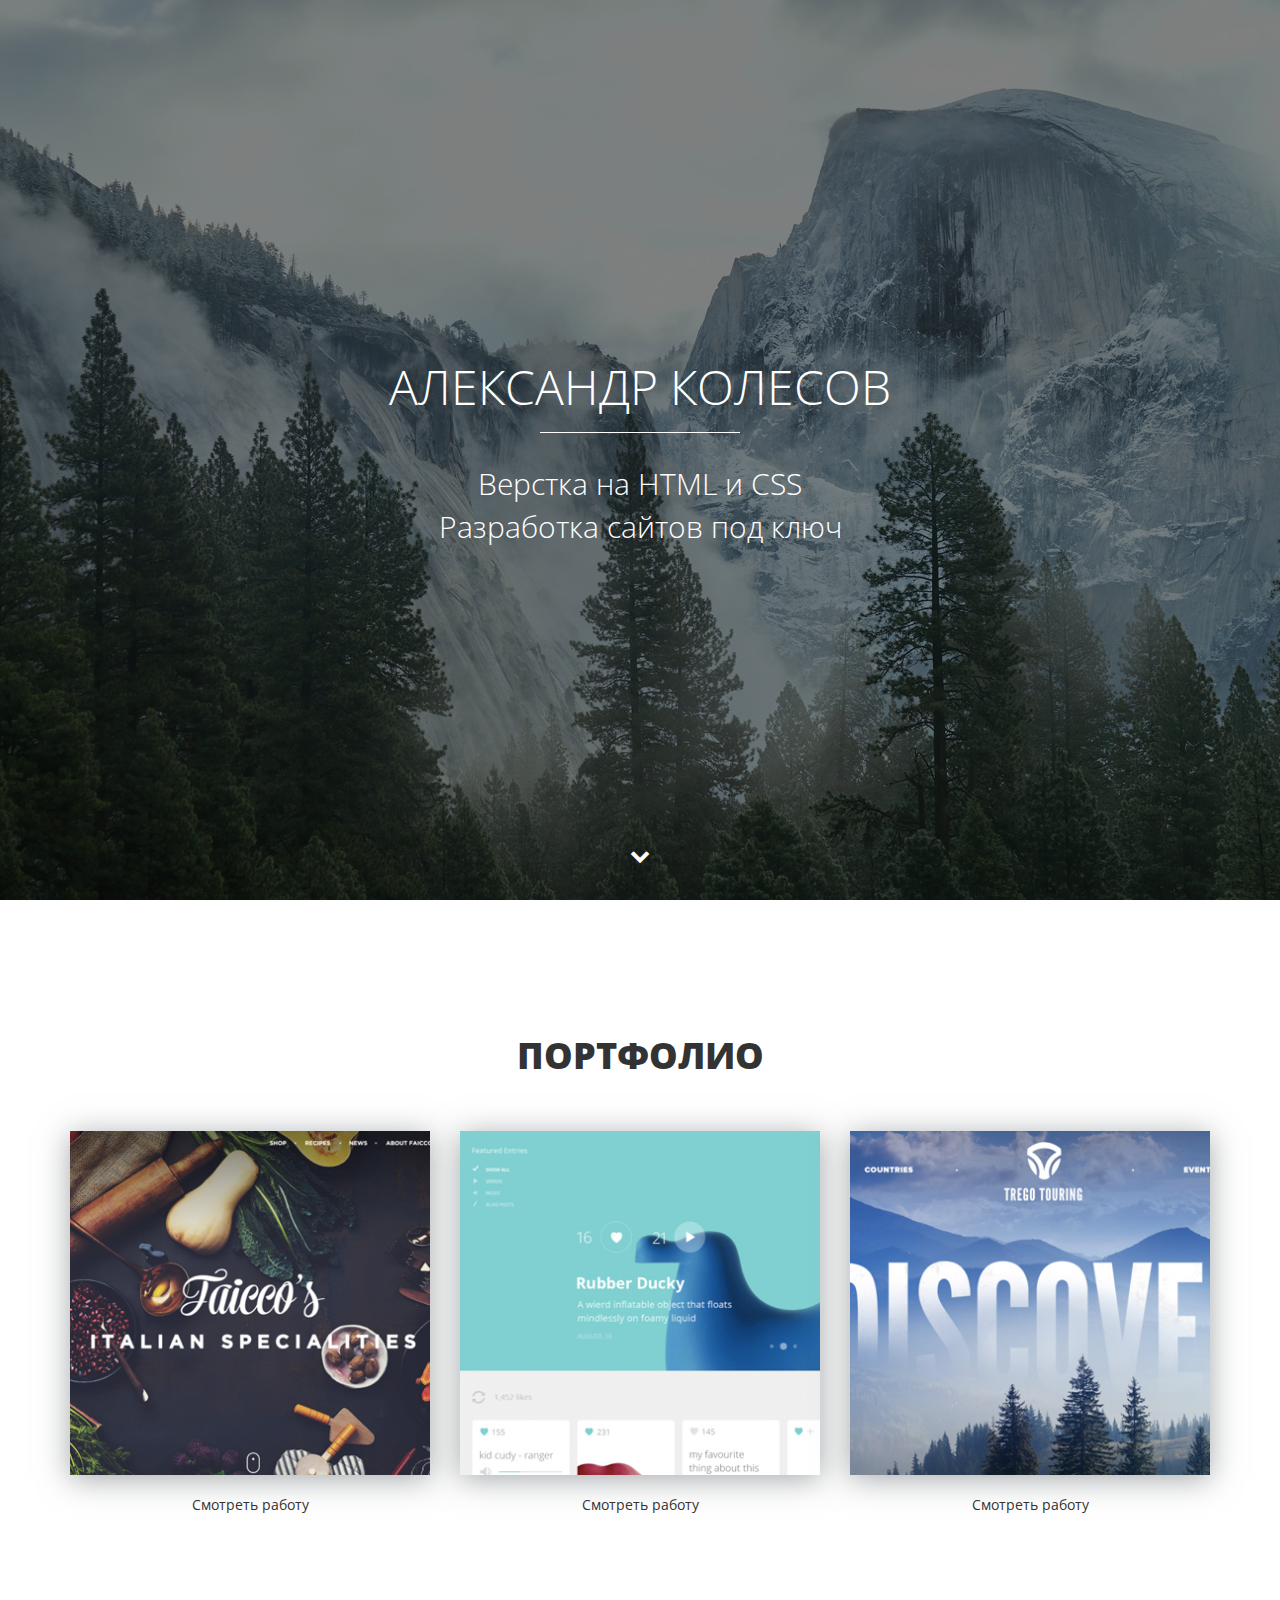
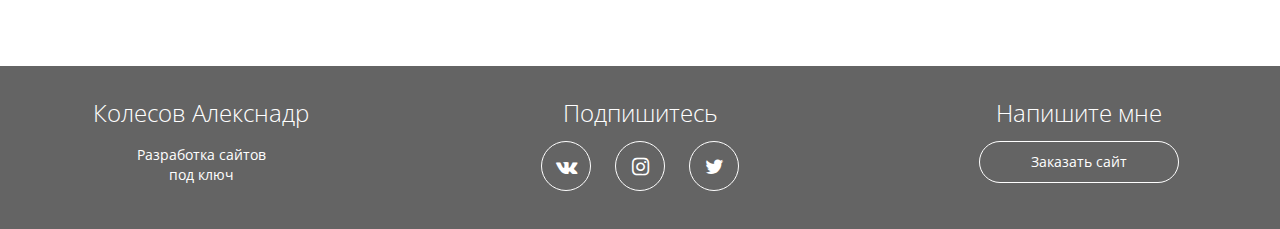
<file: index.html>
<!DOCTYPE html>
<html lang="ru">
  <head>
    <meta charset="utf-8">
    <meta http-equiv="X-UA-Compatible" content="IE=edge">
    <meta name="viewport" content="width=device-width, initial-scale=1">
    <!-- meta для соцсетей -->
    <meta property="og:url" content="">
    <meta property="og:type" content="website">
    <meta property="og:title" content="Колесов Александр - верстка сайтов на HTML и CSS">
    <meta property="og:image" content="">
    <meta property="og:description" content="Закажите разработку сайта без посредников от 5 990 рублей">
    <meta property="og:site_name" content="Портфолио верстальщика">
    <meta property="article:author" content="Колесов Александр">
    <title>Александр Колесов - Портфолио</title>
    <link href="https://fonts.googleapis.com/css?family=Open+Sans:400,700&amp;subset=cyrillic" rel="stylesheet">
    <link href="css/bootstrap.min.css" rel="stylesheet">
    <link rel="stylesheet" href="css/fontello.css">
    <link rel="stylesheet" href="css/fontello-embedded.css">
    <link href="css/style.css" rel="stylesheet">
    <!-- Иконка сайта -->
    <link rel="shortcut icon" type="image/x-icon" href="favicon.ico">
    <!--[if lt IE 9]>
      <script src="https://oss.maxcdn.com/html5shiv/3.7.3/html5shiv.min.js"></script>
      <script src="https://oss.maxcdn.com/respond/1.4.2/respond.min.js"></script>
    <![endif]-->
  </head>
  <body>
      <div class="main">
        <div class="main-overlay"></div>
       <div class="wrapper">
          <div class="main-header">
          <h1>Александр Колесов</h1>
          <div class="main-line"></div>
          <p>Верстка на HTML и CSS <br/> Разработка сайтов под ключ</p>
        </div>
       </div>
       <a class="main-down slowly" href="#portfolio"><i class="icon-down"></i></a>
      </div>

      <div class="portfolio" id="portfolio">
        <div class="container">
          <h2 class="section-header">Портфолио</h2>
          <div class="row">
            <div class="col-md-4">
              <div class="portfolio-block">
                <img src="img/portfolio/1.jpg" alt="работа №1">
                <a data-toggle="modal" data-work="work-1" href="#work">Смотреть работу</a>
              </div>
            </div>
            <div class="col-md-4">
              <div class="portfolio-block">
                <img src="img/portfolio/2.jpg" alt="работа №2">
                <a data-toggle="modal" data-work="work-2" href="#work">Смотреть работу</a>
              </div>
            </div>
            <div class="col-md-4">
              <div class="portfolio-block">
                <img src="img/portfolio/3.jpg" alt="работа №3">
                <a data-toggle="modal" data-work="work-3" href="#work">Смотреть работу</a>
              </div>
            </div>
          </div>
        </div>
      </div>

      <div class="footer">
        <div class="container">
          <div class="row">
            <div class="col-md-3">
              <strong>Колесов Алекснадр</strong>
              <p>Разработка сайтов<br> под ключ</p>
            </div>
            <div class="col-md-6">
              <strong>Подпишитесь</strong>
              <div class="social-links">
                <a href=""#"><i class="icon-vk"></i></a>
                <a href=""#"><i class="icon-instagram"></i></a>
                <a href=""#"><i class="icon-twitter"></i></a>
              </div>
            </div>
            <div class="col-md-3">
              <strong>Напишите мне</strong>
              <a href="https://vk.me/freeskk" class="offer-btn">Заказать сайт</a>
            </div>
          </div>
        </div>
      </div>

      <!-- Всплывающие окна -->
<div class="modal fade" id="work" role="dialog">
  <div class="modal-dialog" role="document">
    <div class="modal-content">
      <div class="modal-header">
        <button type="button" class="close" data-dismiss="modal" aria-label="Close"><span aria-hidden="true">&times;</span></button>
        <h4 class="modal-title">Описание проекта</h4>
      </div>
      <div class="modal-body">

      </div>
 
    </div>
  </div>
</div>

    <!-- jQuery (necessary for Bootstrap's JavaScript plugins) -->
    <script src="https://ajax.googleapis.com/ajax/libs/jquery/1.12.4/jquery.min.js"></script>
    <script src="js/bootstrap.min.js"></script>
    <script>
      $(function() {
        var link = $('a[data-toggle="modal"]');
         link.on('click', function(event){
          var work = $(this).attr('data-work');
        var modal = $('.modal');
          modal.find('.modal-body').load(work+'.html')
        });
      });
    </script>
    <script>
      $(document).ready(function() {

          

        $(".slowly").on("click", function (event) {

        event.preventDefault();

        var id = $(this).attr('href'),

        top = $(id).offset().top;

        $('body,html').animate({scrollTop: top}, 800);
      });
      });
    </script>
  </body>
</html>
</file>
<file: css/fontello.css>
@font-face {
  font-family: 'fontello';
  src: url('../font/fontello.eot?11634801');
  src: url('../font/fontello.eot?11634801#iefix') format('embedded-opentype'),
       url('../font/fontello.woff2?11634801') format('woff2'),
       url('../font/fontello.woff?11634801') format('woff'),
       url('../font/fontello.ttf?11634801') format('truetype'),
       url('../font/fontello.svg?11634801#fontello') format('svg');
  font-weight: normal;
  font-style: normal;
}
/* Chrome hack: SVG is rendered more smooth in Windozze. 100% magic, uncomment if you need it. */
/* Note, that will break hinting! In other OS-es font will be not as sharp as it could be */
/*
@media screen and (-webkit-min-device-pixel-ratio:0) {
  @font-face {
    font-family: 'fontello';
    src: url('../font/fontello.svg?11634801#fontello') format('svg');
  }
}
*/
 
 [class^="icon-"]:before, [class*=" icon-"]:before {
  font-family: "fontello";
  font-style: normal;
  font-weight: normal;
  speak: none;
 
  display: inline-block;
  text-decoration: inherit;
  width: 1em;
  margin-right: .2em;
  text-align: center;
  /* opacity: .8; */
 
  /* For safety - reset parent styles, that can break glyph codes*/
  font-variant: normal;
  text-transform: none;
 
  /* fix buttons height, for twitter bootstrap */
  line-height: 1em;
 
  /* Animation center compensation - margins should be symmetric */
  /* remove if not needed */
  margin-left: .2em;
 
  /* you can be more comfortable with increased icons size */
  /* font-size: 120%; */
 
  /* Font smoothing. That was taken from TWBS */
  -webkit-font-smoothing: antialiased;
  -moz-osx-font-smoothing: grayscale;
 
  /* Uncomment for 3D effect */
  /* text-shadow: 1px 1px 1px rgba(127, 127, 127, 0.3); */
}
 
.icon-down:before { content: '\e800'; } /* '' */
.icon-twitter:before { content: '\f099'; } /* '' */
.icon-instagram:before { content: '\f16d'; } /* '' */
.icon-vk:before { content: '\f189'; } /* '' */
</file>
<file: css/fontello-embedded.css>
@font-face {
  font-family: 'fontello';
  src: url('../font/fontello.eot?68175795');
  src: url('../font/fontello.eot?68175795#iefix') format('embedded-opentype'),
       url('../font/fontello.svg?68175795#fontello') format('svg');
  font-weight: normal;
  font-style: normal;
}
@font-face {
  font-family: 'fontello';
  src: url('[data-uri]') format('woff'),
       url('[data-uri]') format('truetype');
}
/* Chrome hack: SVG is rendered more smooth in Windozze. 100% magic, uncomment if you need it. */
/* Note, that will break hinting! In other OS-es font will be not as sharp as it could be */
/*
@media screen and (-webkit-min-device-pixel-ratio:0) {
  @font-face {
    font-family: 'fontello';
    src: url('../font/fontello.svg?68175795#fontello') format('svg');
  }
}
*/
 
 [class^="icon-"]:before, [class*=" icon-"]:before {
  font-family: "fontello";
  font-style: normal;
  font-weight: normal;
  speak: none;
 
  display: inline-block;
  text-decoration: inherit;
  width: 1em;
  margin-right: .2em;
  text-align: center;
  /* opacity: .8; */
 
  /* For safety - reset parent styles, that can break glyph codes*/
  font-variant: normal;
  text-transform: none;
     
  /* fix buttons height, for twitter bootstrap */
  line-height: 1em;
 
  /* Animation center compensation - margins should be symmetric */
  /* remove if not needed */
  margin-left: .2em;
 
  /* you can be more comfortable with increased icons size */
  /* font-size: 120%; */
 
  /* Uncomment for 3D effect */
  /* text-shadow: 1px 1px 1px rgba(127, 127, 127, 0.3); */
}
.icon-down:before { content: '\e800'; } /* '' */
.icon-twitter:before { content: '\f099'; } /* '' */
.icon-instagram:before { content: '\f16d'; } /* '' */
.icon-vk:before { content: '\f189'; } /* '' */
</file>
<file: css/style.css>
body{
	font-family: 'Open Sans', sans serif;
}
html{
	font-size: 10px;
}
a:focus{
	outline: none;
	text-decoration: none;
}
.main{
	display: table;
	text-align: center;
	color: #fff;
	height: 100vh;
	width: 100%;
	background: #000 url(../img/main-bg.jpg) center center no-repeat;
	position: relative;
}
.main-overlay{
	position: absolute;
	z-index: 1;
	width: 100%;
	height: 100%;
	background-color: rgba(0,0,0,0.5);
}
.main-header{
	position: relative;
	z-index: 2;
}
.main p{
	font-size: 3rem;
	font-weight: 300;
}
.main h1{
	margin-bottom: 1.4rem;
	margin-bottom: 10px;
	font-weight: 300;
	text-transform: uppercase;
	font-size: 4.8rem;
}

.wrapper{
	display: table-cell;
	vertical-align: middle;
}
.main-line{
	width: 200px;
	height: 1px;
	background-color: #fff;
	margin: 0 auto;
}
.main-down{
	position: absolute;
	color: #fff;
	z-index: 4;
	bottom: 2rem;
	display: inline-block;
	font-size: 2rem;
	height: 50px;
	border-radius: 50%;
	border: 1px solid transparent;
	line-height: 50px;
	left: 50%;
	width: 50px;
	margin-left: -25px;
	transition: 0.2s;
}
.main-down:hover{
	color: #fff;
	border-color: #fff;
}
/*Секция с партфолио*/
.portfolio {
	text-align: center;	
	padding: 10rem  0px;
`	
}
.section-header {
	text-transform: uppercase;
	font-weight: 800;
	font-size: 3.6rem;
	margin-bottom: 5rem;
}
.portfolio img {
	width: 100%;
	max-width: 360px;
	 box-shadow: 0px 4px 29px 0px rgba(87, 92, 97, 0.54);
}
.portfolio a{
	display: block;
	margin: 2rem auto 5rem; 
	color: #333;
	width: 17rem;
	border-bottom: 1px solid transparent;
}
.portfolio a:hover{
	text-decoration: none;
	border-bottom: 1px dotted #333;
}
/*Секция подвал*/
.footer{
	background: #646464;
	color: #fff;
	text-align: center;
	padding: 3rem 0; 
}
.footer strong{
	font-weight: 300;
	font-size: 2.4rem;
}
.social-links{
	margin-top: 1rem;
}
.social-links a{
	width: 5rem;
	height: 5rem;
	line-height: 5rem;
	display: inline-block;
	color: #fff;
	border: 1px solid #fff;
	border-radius: 50%;
	margin-left: 1rem;
	margin-right: 1rem;
	font-size: 2rem;
	transition: 0.2s;
}
.social-links a:hover{
	background: #fff;
	color: #646464;
}
.offer-btn{
	 display: block;
	 width: 80%;
	 max-width: 200px;
	 margin: 1rem auto;
	 border: 1px solid #fff;
	 padding-top: 1rem;
	 padding-bottom: 1rem;
	 color: #fff;
	 border-radius: 100px;
	 transition: 0.2s;
}
.offer-btn:hover{
	text-decoration: none;
	background-color: #fff;
	color: #646464;
}
.modal img{
	width: 100%;
}

.close{
	background-color: transparent;
	border: none;
	font-size: 2.5rem;
	position: absolute;
	right: 2rem;
	top:1rem;
}
.modal-title{
	font-weight: 800;
	font-size: 2rem;
}
.modal-btn{
	display: inline-block;
	color: #333;
	border: 1px solid #333;
	padding: 10px 20px;
	border-radius: 5px; 
}
.modal-btn:hover{
	background-color: #333;
	color: #fff;
	text-decoration: none;
}
@media (min-width: 0px) and (max-width: 767px){
	html{
		font-size: 7px;
	}
	.footer strong{
		margin: 3rem 0 2rem;
		display: inline-block;
	}
	.social-links{
		font-size: 1.5rem;
	}
}

@media (min-width: 768px) and (max-width: 911px){
	.footer strong{
		margin: 3rem 0 2rem;
		display: inline-block;
	}
}
</file>
